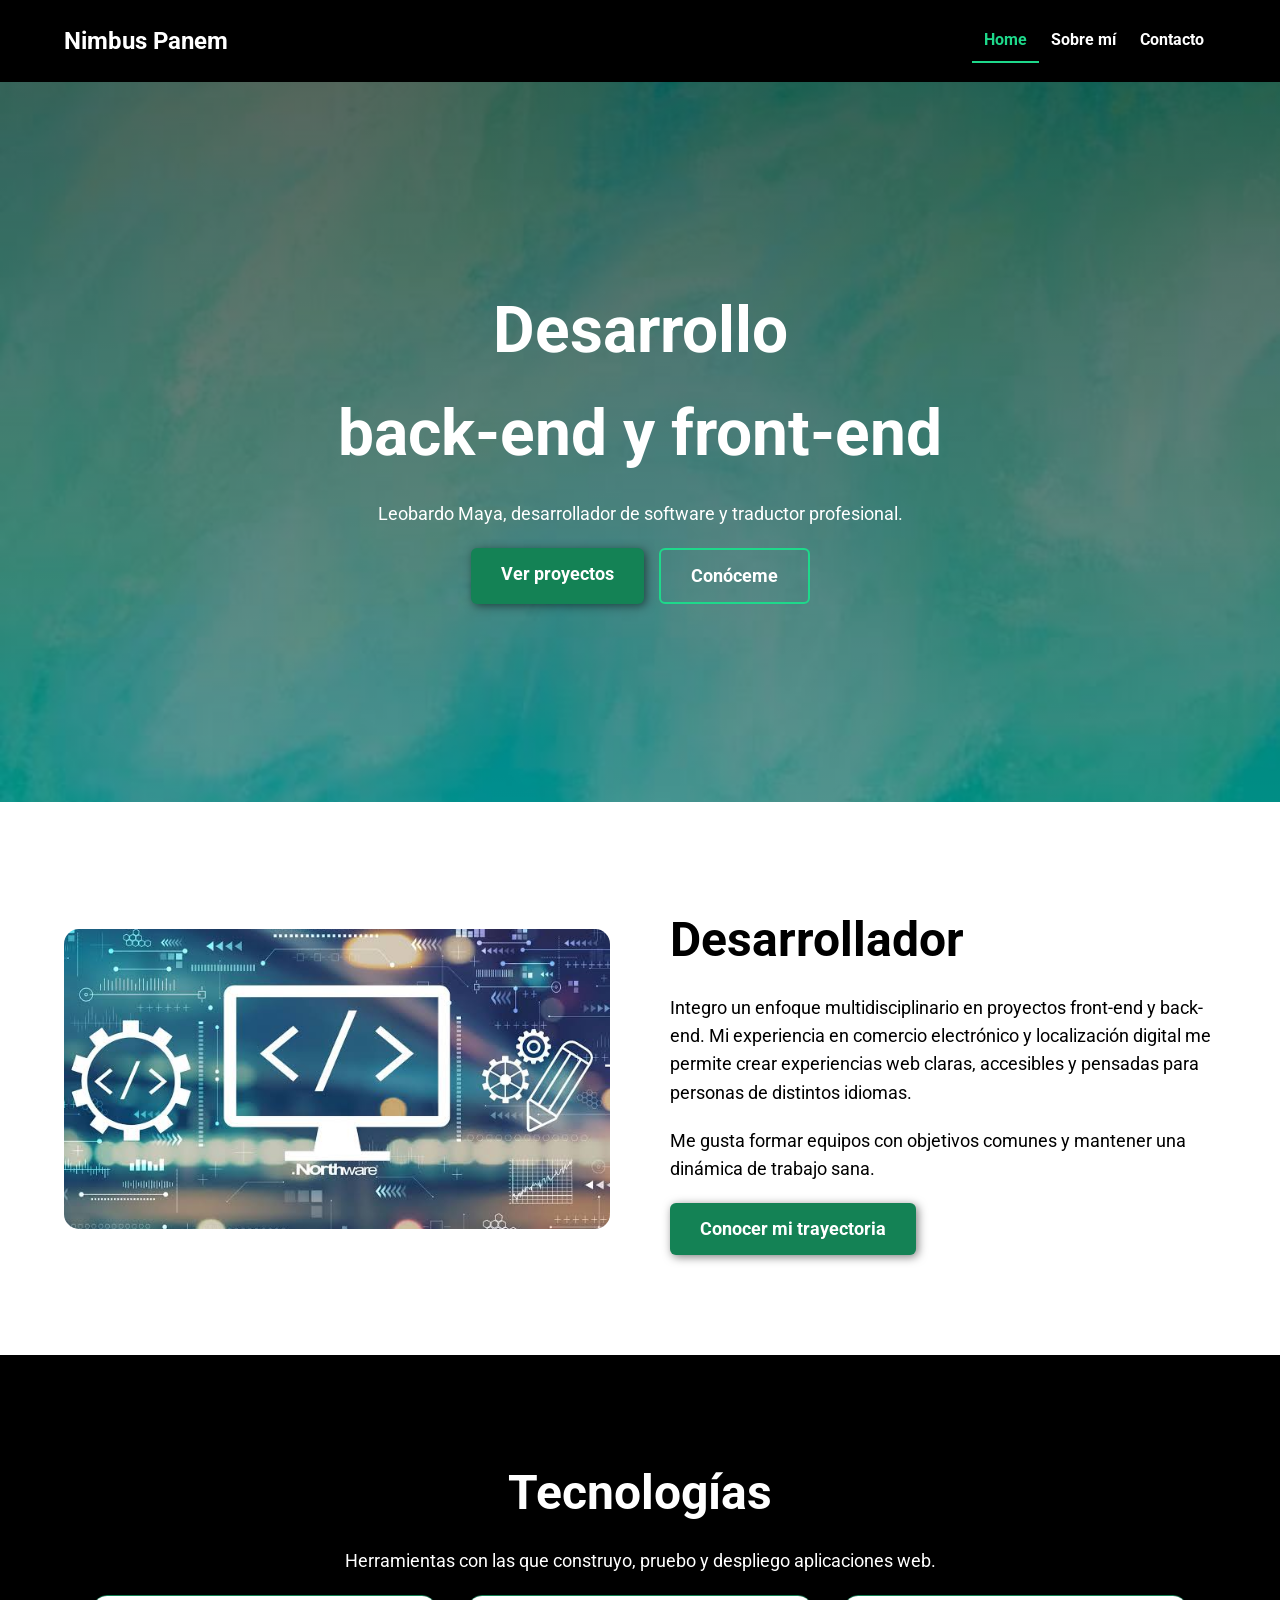
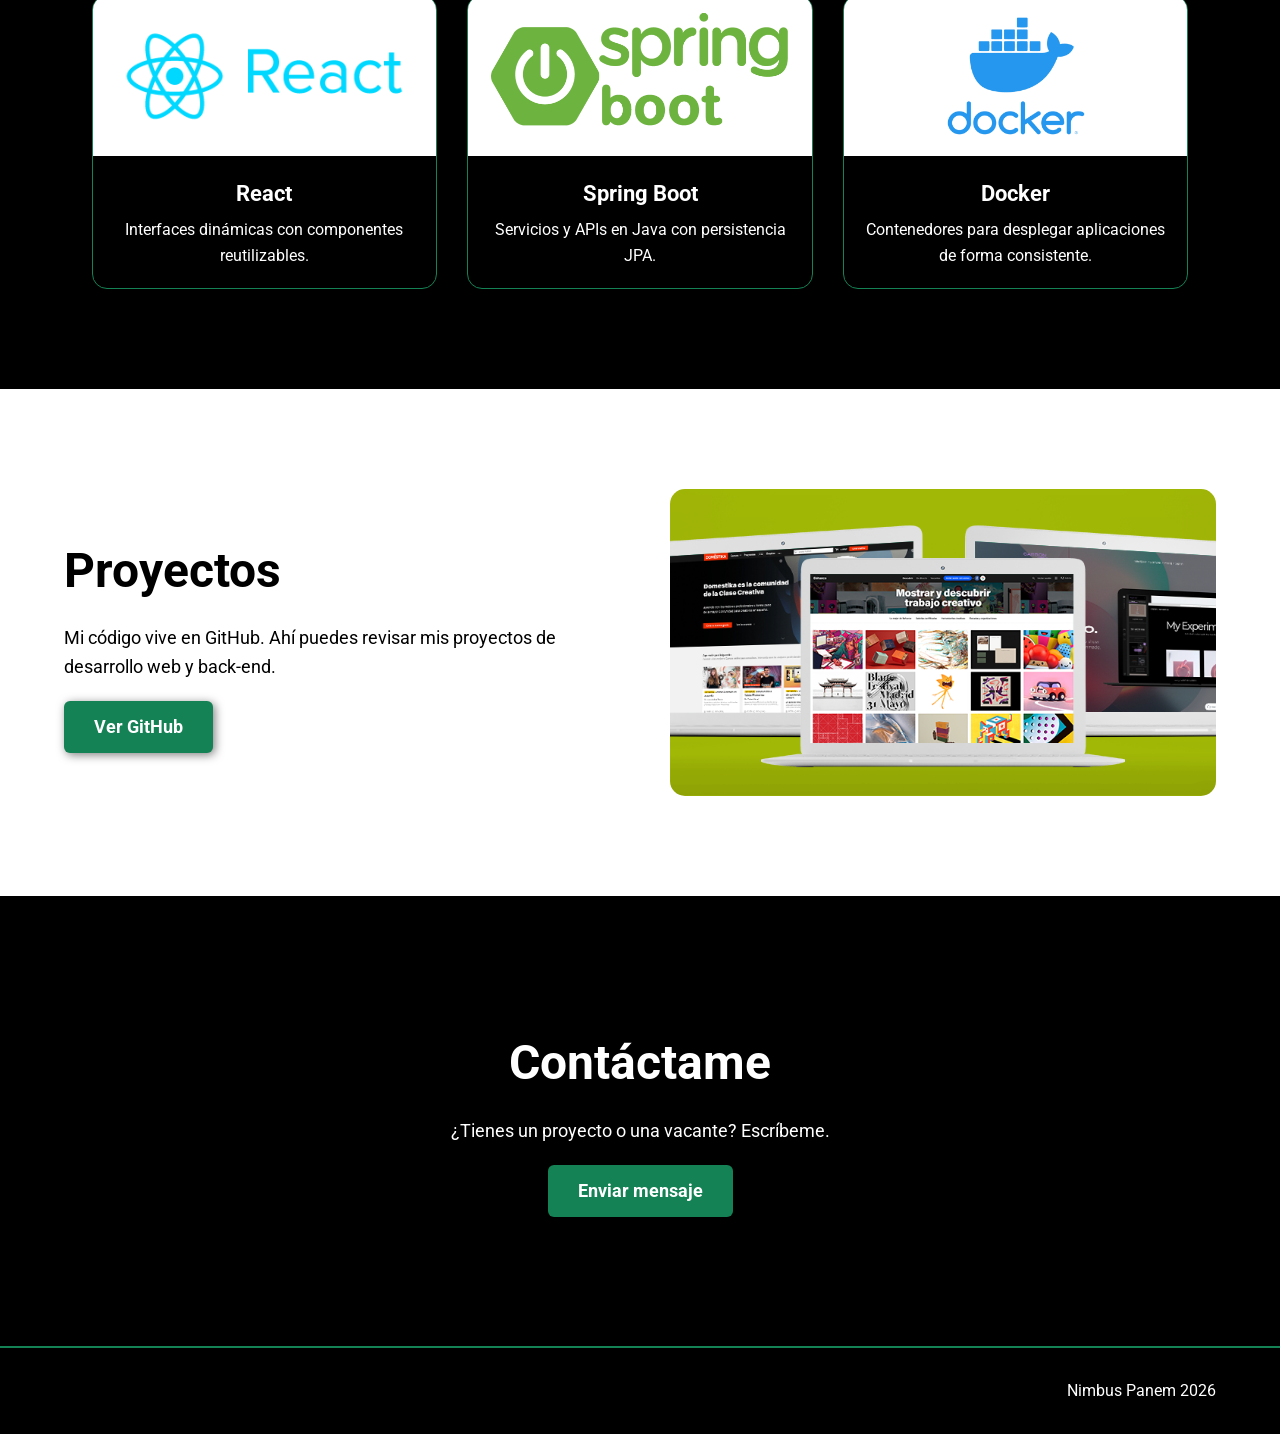
<file: index.html>
<!DOCTYPE html>
<html lang="es">
<head>
    <meta charset="UTF-8">
    <meta name="viewport" content="width=device-width, initial-scale=1.0">
    <meta name="description" content="Portafolio de Leobardo Maya: desarrollador de software y traductor profesional, front-end y back-end.">
    <title>Leobardo Maya | Nimbus Panem</title>
    <link rel="preconnect" href="https://fonts.googleapis.com">
    <link rel="preconnect" href="https://fonts.gstatic.com" crossorigin>
    <link href="https://fonts.googleapis.com/css2?family=Roboto:wght@400;700&display=swap" rel="stylesheet">
    <link rel="stylesheet" href="style.css">
</head>
<body>
    <header>
        <div class="container">
            <a class="logo" href="index.html">Nimbus Panem</a>
            <input type="checkbox" id="menu-toggle" class="menu-toggle" aria-label="Abrir menú">
            <label for="menu-toggle" class="menu-icon"><span></span><span></span><span></span></label>
            <nav class="nav-menu">
                <a href="index.html" class="activo">Home</a>
                <a href="sobre-mi.html">Sobre mí</a>
                <a href="contacto.html">Contacto</a>
            </nav>
        </div>
    </header>

    <main>
        <section id="hero">
            <h1>Desarrollo<br>back-end y front-end</h1>
            <p>Leobardo Maya, desarrollador de software y traductor profesional.</p>
            <div class="acciones">
                <a class="btn" href="#proyectos">Ver proyectos</a>
                <a class="btn contorno" href="sobre-mi.html">Conóceme</a>
            </div>
        </section>

        <section id="desarrollador" class="seccion">
            <div class="container dividida">
                <div class="foto" role="img" aria-label="Espacio de trabajo de desarrollo"></div>
                <div>
                    <h2>Desarrollador</h2>
                    <p>Integro un enfoque multidisciplinario en proyectos front-end y back-end. Mi experiencia en comercio electrónico y localización digital me permite crear experiencias web claras, accesibles y pensadas para personas de distintos idiomas.</p>
                    <p>Me gusta formar equipos con objetivos comunes y mantener una dinámica de trabajo sana.</p>
                    <a class="btn" href="sobre-mi.html">Conocer mi trayectoria</a>
                </div>
            </div>
        </section>

        <section id="tecnologias" class="seccion oscura">
            <div class="container">
                <h2>Tecnologías</h2>
                <p>Herramientas con las que construyo, pruebo y despliego aplicaciones web.</p>
                <div class="cartas">
                    <article class="carta">
                        <div class="carta-img" style="background-image:url('media/react.png')" role="img" aria-label="Logo de React"></div>
                        <div class="carta-info">
                            <h3>React</h3>
                            <p>Interfaces dinámicas con componentes reutilizables.</p>
                        </div>
                    </article>
                    <article class="carta">
                        <div class="carta-img" style="background-image:url('media/springBoot.png')" role="img" aria-label="Logo de Spring Boot"></div>
                        <div class="carta-info">
                            <h3>Spring Boot</h3>
                            <p>Servicios y APIs en Java con persistencia JPA.</p>
                        </div>
                    </article>
                    <article class="carta">
                        <div class="carta-img" style="background-image:url('media/dockerLogo.png')" role="img" aria-label="Logo de Docker"></div>
                        <div class="carta-info">
                            <h3>Docker</h3>
                            <p>Contenedores para desplegar aplicaciones de forma consistente.</p>
                        </div>
                    </article>
                </div>
            </div>
        </section>

        <section id="proyectos" class="seccion">
            <div class="container dividida">
                <div>
                    <h2>Proyectos</h2>
                    <p>Mi código vive en GitHub. Ahí puedes revisar mis proyectos de desarrollo web y back-end.</p>
                    <a class="btn" href="https://github.com/" target="_blank" rel="noopener">Ver GitHub</a>
                </div>
                <div class="proy-img" role="img" aria-label="Vista previa de proyectos"></div>
            </div>
        </section>

        <section id="final" class="oscura">
            <h2>Contáctame</h2>
            <p>¿Tienes un proyecto o una vacante? Escríbeme.</p>
            <a class="btn" href="contacto.html">Enviar mensaje</a>
        </section>
    </main>

    <footer>
        <div class="container"><p>Nimbus Panem 2026</p></div>
    </footer>
</body>
</html>
</file>
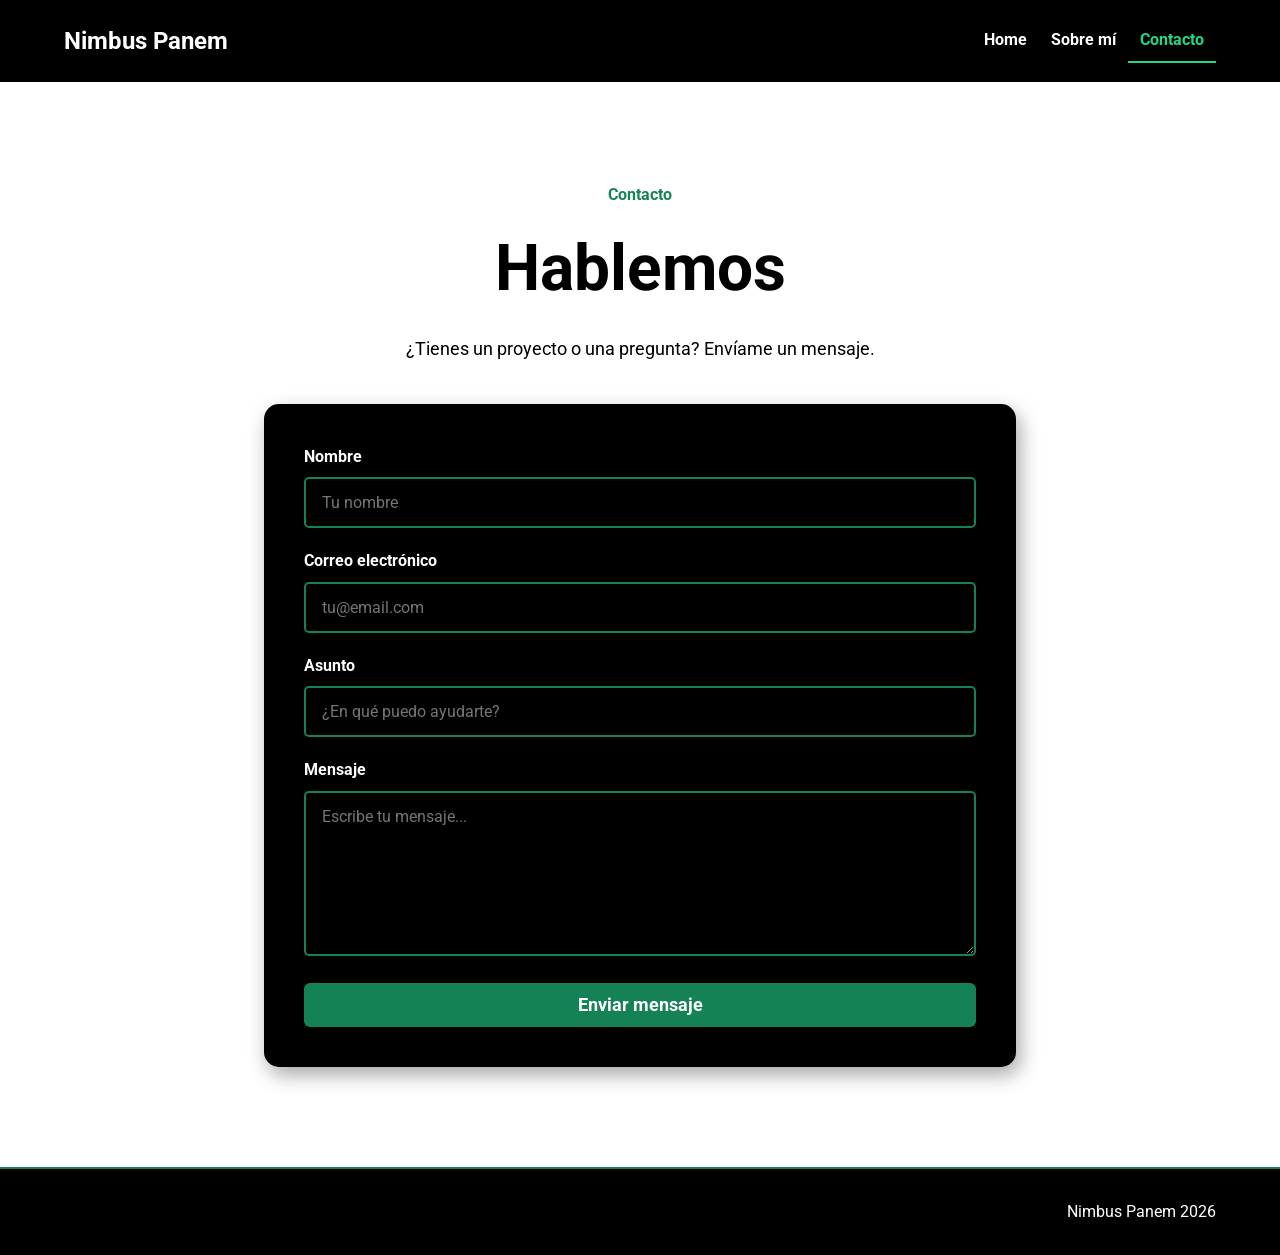
<file: contacto.html>
<!DOCTYPE html>
<html lang="es">
<head>
    <meta charset="UTF-8">
    <meta name="viewport" content="width=device-width, initial-scale=1.0">
    <meta name="description" content="Escríbele a Leobardo Maya para colaborar en un proyecto.">
    <title>Contacto | Nimbus Panem</title>
    <link rel="preconnect" href="https://fonts.googleapis.com">
    <link rel="preconnect" href="https://fonts.gstatic.com" crossorigin>
    <link href="https://fonts.googleapis.com/css2?family=Roboto:wght@400;700&display=swap" rel="stylesheet">
    <link rel="stylesheet" href="style.css">
</head>
<body>
    <header>
        <div class="container">
            <a class="logo" href="index.html">Nimbus Panem</a>
            <input type="checkbox" id="menu-toggle" class="menu-toggle" aria-label="Abrir menú">
            <label for="menu-toggle" class="menu-icon"><span></span><span></span><span></span></label>
            <nav class="nav-menu">
                <a href="index.html">Home</a>
                <a href="sobre-mi.html">Sobre mí</a>
                <a href="contacto.html" class="activo">Contacto</a>
            </nav>
        </div>
    </header>

    <main>
        <section class="seccion">
            <div class="container contacto-container">
                <div class="contacto-header">
                    <span class="etiqueta">Contacto</span>
                    <h1>Hablemos</h1>
                    <p>¿Tienes un proyecto o una pregunta? Envíame un mensaje.</p>
                </div>

                <!-- Reemplaza TU_CORREO por tu correo (servicio gratuito formsubmit.co) -->
                <form class="contacto-form" action="https://formsubmit.co/TU_CORREO" method="POST">
                    <div class="campo">
                        <label for="nombre">Nombre</label>
                        <input type="text" id="nombre" name="nombre" placeholder="Tu nombre" autocomplete="name" required>
                    </div>
                    <div class="campo">
                        <label for="email">Correo electrónico</label>
                        <input type="email" id="email" name="email" placeholder="tu@email.com" autocomplete="email" required>
                    </div>
                    <div class="campo">
                        <label for="asunto">Asunto</label>
                        <input type="text" id="asunto" name="_subject" placeholder="¿En qué puedo ayudarte?" required>
                    </div>
                    <div class="campo">
                        <label for="mensaje">Mensaje</label>
                        <textarea id="mensaje" name="mensaje" rows="7" placeholder="Escribe tu mensaje..." required></textarea>
                    </div>
                    <button type="submit">Enviar mensaje</button>
                </form>
            </div>
        </section>
    </main>

    <footer>
        <div class="container"><p>Nimbus Panem 2026</p></div>
    </footer>
</body>
</html>
</file>
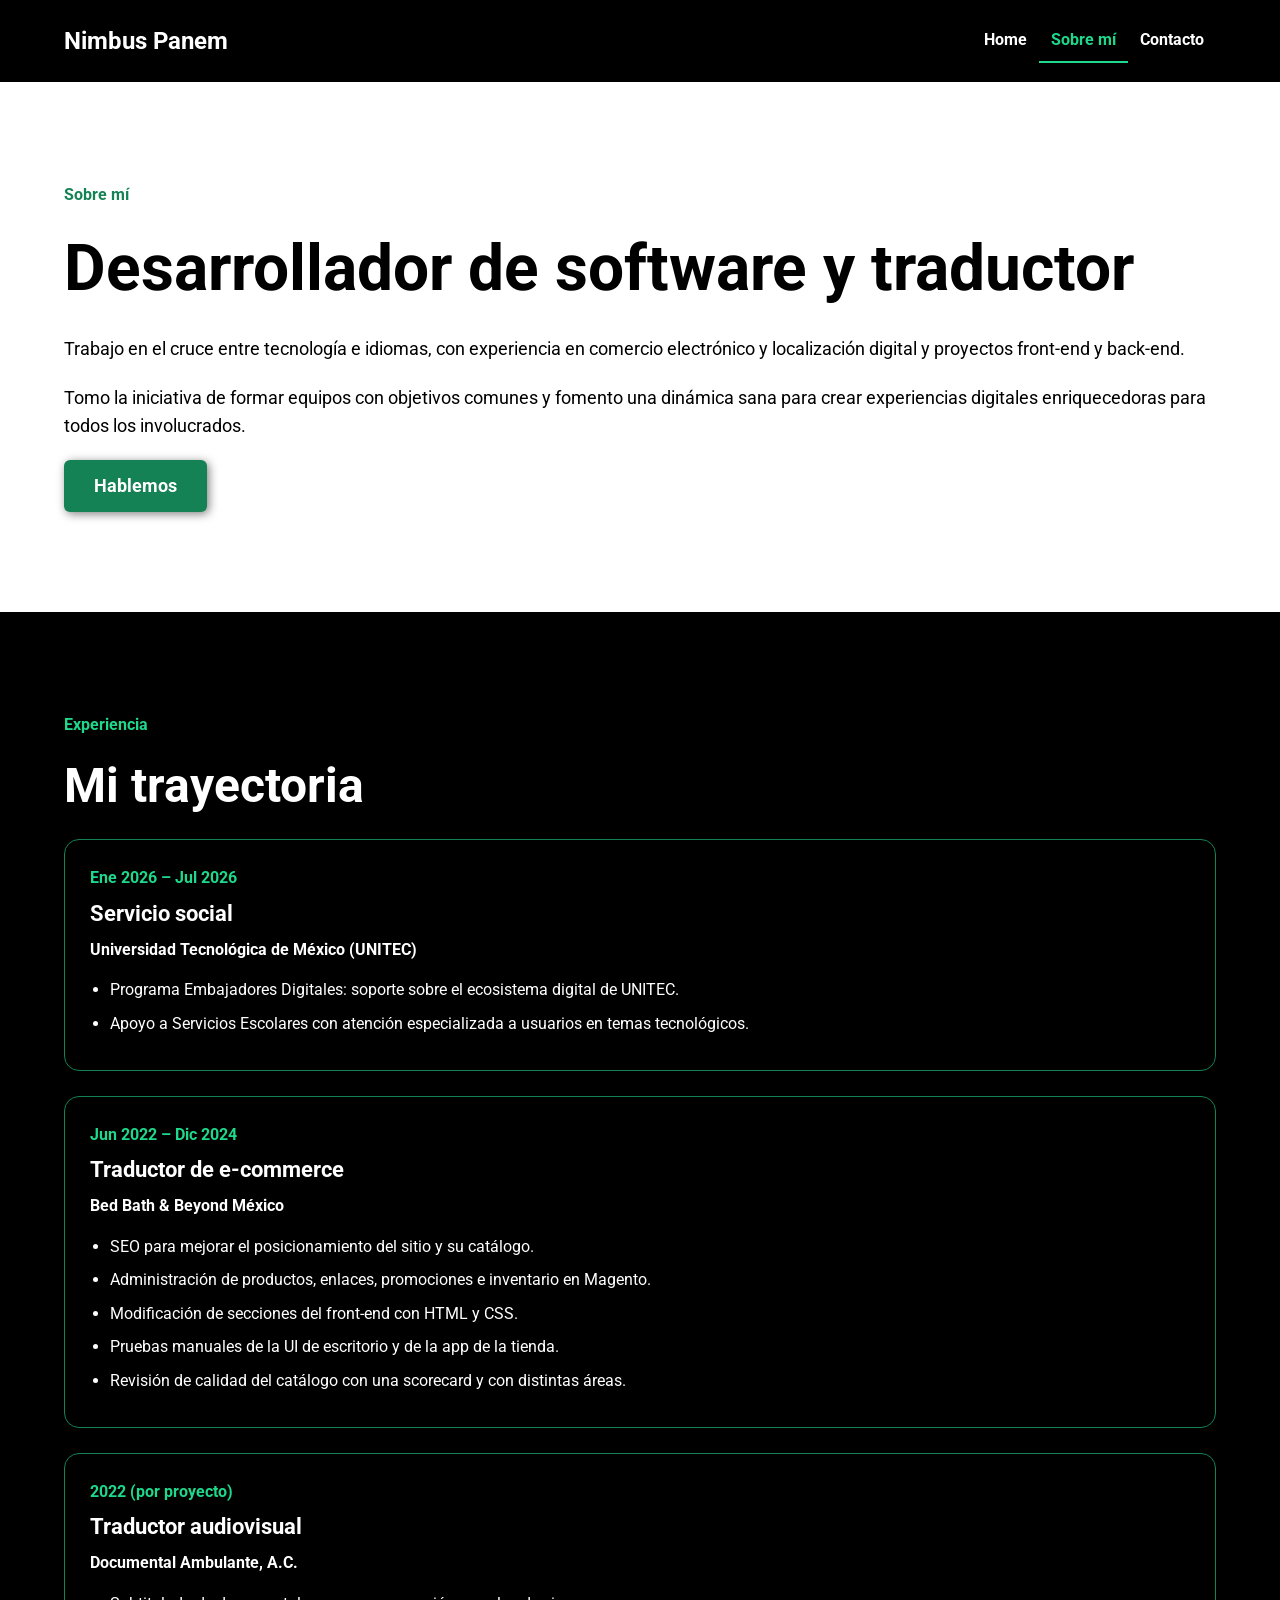
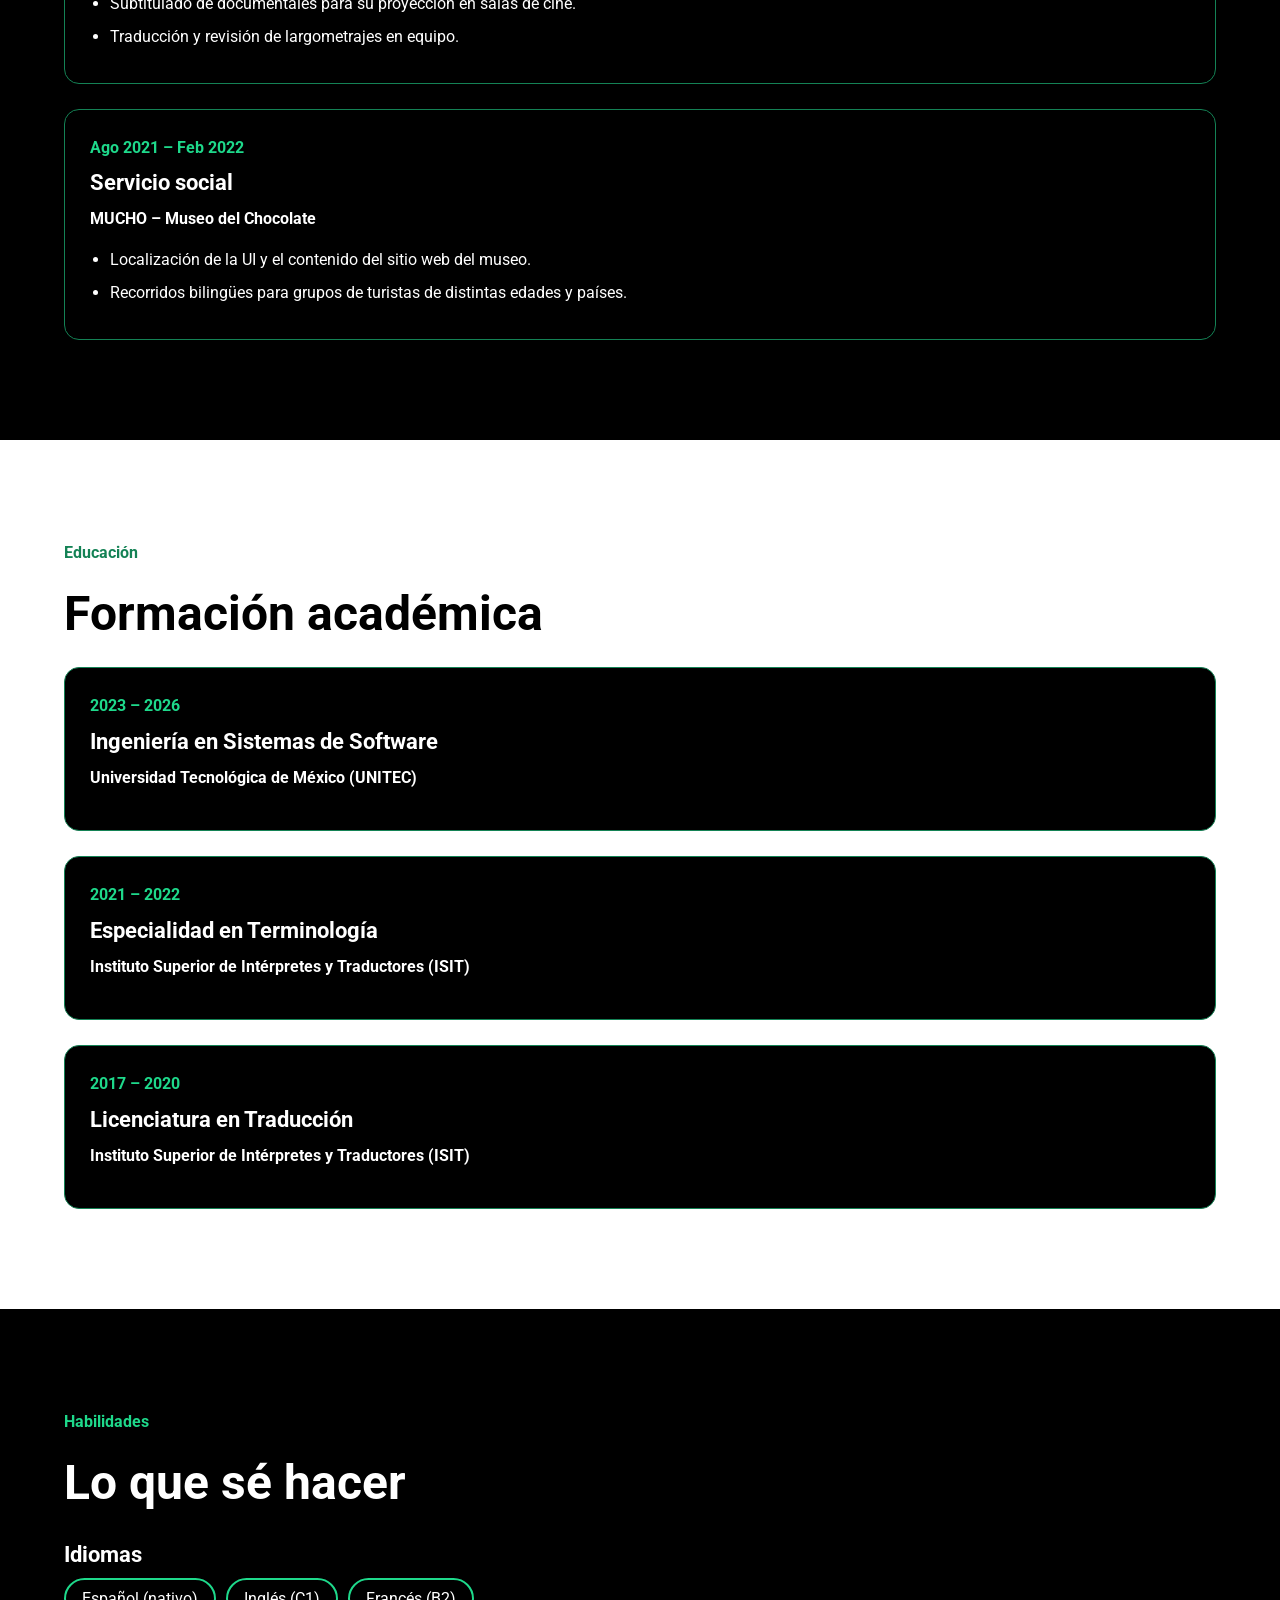
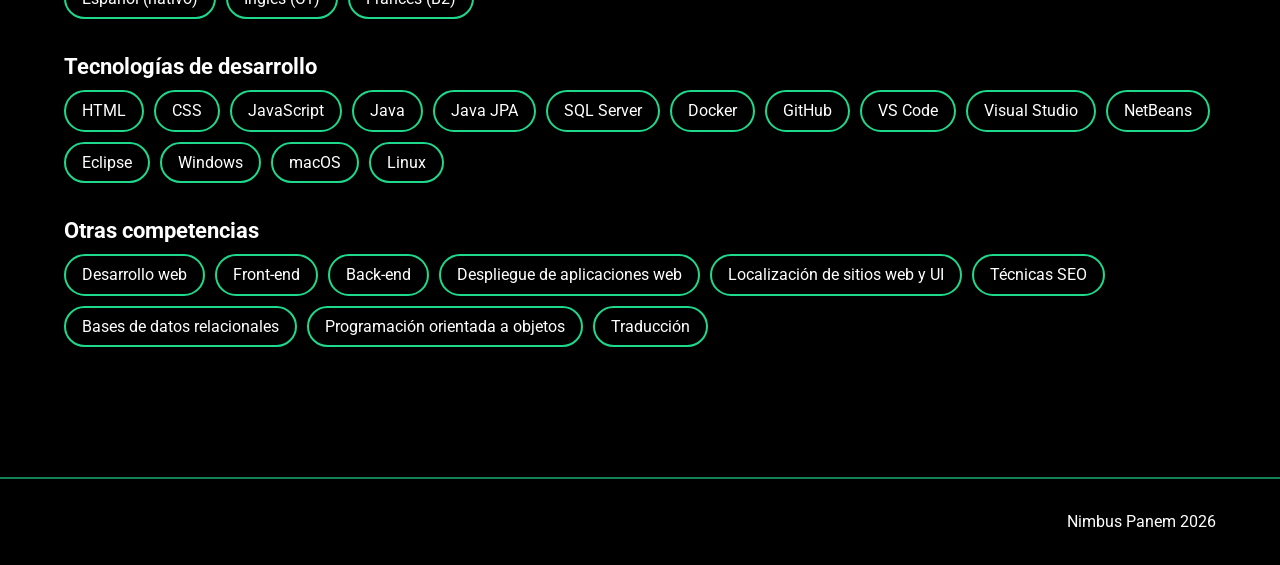
<file: sobre-mi.html>
<!DOCTYPE html>
<html lang="es">
<head>
    <meta charset="UTF-8">
    <meta name="viewport" content="width=device-width, initial-scale=1.0">
    <meta name="description" content="Trayectoria profesional, formación y habilidades de Leobardo Maya.">
    <title>Sobre mí | Nimbus Panem</title>
    <link rel="preconnect" href="https://fonts.googleapis.com">
    <link rel="preconnect" href="https://fonts.gstatic.com" crossorigin>
    <link href="https://fonts.googleapis.com/css2?family=Roboto:wght@400;700&display=swap" rel="stylesheet">
    <link rel="stylesheet" href="style.css">
</head>
<body>
    <header>
        <div class="container">
            <a class="logo" href="index.html">Nimbus Panem</a>
            <input type="checkbox" id="menu-toggle" class="menu-toggle" aria-label="Abrir menú">
            <label for="menu-toggle" class="menu-icon"><span></span><span></span><span></span></label>
            <nav class="nav-menu">
                <a href="index.html">Home</a>
                <a href="sobre-mi.html" class="activo">Sobre mí</a>
                <a href="contacto.html">Contacto</a>
            </nav>
        </div>
    </header>

    <main>
        <section class="seccion">
            <div class="container">
                <span class="etiqueta">Sobre mí</span>
                <h1>Desarrollador de software y traductor</h1>
                <p>Trabajo en el cruce entre tecnología e idiomas, con experiencia en comercio electrónico y localización digital y proyectos front-end y back-end.</p>
                <p>Tomo la iniciativa de formar equipos con objetivos comunes y fomento una dinámica sana para crear experiencias digitales enriquecedoras para todos los involucrados.</p>
                <a class="btn" href="contacto.html">Hablemos</a>
            </div>
        </section>

        <section id="experiencia" class="seccion oscura">
            <div class="container">
                <span class="etiqueta">Experiencia</span>
                <h2>Mi trayectoria</h2>
                <div class="trayectoria">
                    <article class="tarjeta">
                        <span class="fecha">Ene 2026 – Jul 2026</span>
                        <h3>Servicio social</h3>
                        <p class="lugar">Universidad Tecnológica de México (UNITEC)</p>
                        <ul>
                            <li>Programa Embajadores Digitales: soporte sobre el ecosistema digital de UNITEC.</li>
                            <li>Apoyo a Servicios Escolares con atención especializada a usuarios en temas tecnológicos.</li>
                        </ul>
                    </article>
                    <article class="tarjeta">
                        <span class="fecha">Jun 2022 – Dic 2024</span>
                        <h3>Traductor de e-commerce</h3>
                        <p class="lugar">Bed Bath &amp; Beyond México</p>
                        <ul>
                            <li>SEO para mejorar el posicionamiento del sitio y su catálogo.</li>
                            <li>Administración de productos, enlaces, promociones e inventario en Magento.</li>
                            <li>Modificación de secciones del front-end con HTML y CSS.</li>
                            <li>Pruebas manuales de la UI de escritorio y de la app de la tienda.</li>
                            <li>Revisión de calidad del catálogo con una scorecard y con distintas áreas.</li>
                        </ul>
                    </article>
                    <article class="tarjeta">
                        <span class="fecha">2022 (por proyecto)</span>
                        <h3>Traductor audiovisual</h3>
                        <p class="lugar">Documental Ambulante, A.C.</p>
                        <ul>
                            <li>Subtitulado de documentales para su proyección en salas de cine.</li>
                            <li>Traducción y revisión de largometrajes en equipo.</li>
                        </ul>
                    </article>
                    <article class="tarjeta">
                        <span class="fecha">Ago 2021 – Feb 2022</span>
                        <h3>Servicio social</h3>
                        <p class="lugar">MUCHO – Museo del Chocolate</p>
                        <ul>
                            <li>Localización de la UI y el contenido del sitio web del museo.</li>
                            <li>Recorridos bilingües para grupos de turistas de distintas edades y países.</li>
                        </ul>
                    </article>
                </div>
            </div>
        </section>

        <section id="educacion" class="seccion claro">
            <div class="container">
                <span class="etiqueta">Educación</span>
                <h2>Formación académica</h2>
                <div class="trayectoria">
                    <article class="tarjeta">
                        <span class="fecha">2023 – 2026</span>
                        <h3>Ingeniería en Sistemas de Software</h3>
                        <p class="lugar">Universidad Tecnológica de México (UNITEC)</p>
                    </article>
                    <article class="tarjeta">
                        <span class="fecha">2021 – 2022</span>
                        <h3>Especialidad en Terminología</h3>
                        <p class="lugar">Instituto Superior de Intérpretes y Traductores (ISIT)</p>
                    </article>
                    <article class="tarjeta">
                        <span class="fecha">2017 – 2020</span>
                        <h3>Licenciatura en Traducción</h3>
                        <p class="lugar">Instituto Superior de Intérpretes y Traductores (ISIT)</p>
                    </article>
                </div>
            </div>
        </section>

        <section id="habilidades" class="seccion oscura">
            <div class="container">
                <span class="etiqueta">Habilidades</span>
                <h2>Lo que sé hacer</h2>

                <h3>Idiomas</h3>
                <ul class="chips">
                    <li>Español (nativo)</li>
                    <li>Inglés (C1)</li>
                    <li>Francés (B2)</li>
                </ul>

                <h3>Tecnologías de desarrollo</h3>
                <ul class="chips">
                    <li>HTML</li><li>CSS</li><li>JavaScript</li><li>Java</li><li>Java JPA</li>
                    <li>SQL Server</li><li>Docker</li><li>GitHub</li><li>VS Code</li>
                    <li>Visual Studio</li><li>NetBeans</li><li>Eclipse</li>
                    <li>Windows</li><li>macOS</li><li>Linux</li>
                </ul>

                <h3>Otras competencias</h3>
                <ul class="chips">
                    <li>Desarrollo web</li><li>Front-end</li><li>Back-end</li>
                    <li>Despliegue de aplicaciones web</li><li>Localización de sitios web y UI</li>
                    <li>Técnicas SEO</li><li>Bases de datos relacionales</li>
                    <li>Programación orientada a objetos</li><li>Traducción</li>
                </ul>
            </div>
        </section>
    </main>

    <footer>
        <div class="container"><p>Nimbus Panem 2026</p></div>
    </footer>
</body>
</html>
</file>
<file: style.css>
/* =========================================================
   BASE
   ========================================================= */

* {
    box-sizing: border-box;
}

html {
    scroll-behavior: smooth;
}

body {
    margin: 0;
    font-family: 'Roboto', sans-serif;
    line-height: 1.6;
    color: rgb(0, 0, 0);
    background-color: rgb(255, 255, 255);
}

h1 {
    font-size: 2.5em;
    margin: 0 0 15px;
}

h2 {
    font-size: 2.2em;
    margin: 0 0 15px;
}

h3 {
    font-size: 1.4em;
    margin: 0 0 5px;
}

p {
    font-size: 1.1em;
    margin: 0 0 20px;
}

ul {
    margin: 0;
    padding: 0;
    list-style: none;
}

.container {
    max-width: 1200px;
    margin: auto;
    padding: 0 24px;
}


/* =========================================================
   BOTONES
   ========================================================= */

.btn,
button {
    display: inline-block;
    padding: 12px 30px;
    border: none;
    border-radius: 6px;
    font-family: inherit;
    font-size: 1.1em;
    font-weight: bold;
    text-decoration: none;
    color: rgb(255, 255, 255);
    background-color: rgb(20, 130, 85);
    box-shadow: 2px 2px 10px rgba(0, 0, 0, 0.5);
    cursor: pointer;
    transition: background-color 0.3s ease, transform 0.3s ease;
}

.btn:hover,
button:hover {
    color: rgb(0, 0, 0);
    background-color: rgb(30, 217, 139);
    transform: scale(1.06);
}

/* Botón con solo borde */
.btn.contorno {
    background-color: transparent;
    border: 2px solid rgb(30, 217, 139);
    box-shadow: none;
}

.btn.contorno:hover {
    background-color: rgb(30, 217, 139);
}

/* Foco visible al navegar con teclado */
a:focus-visible,
button:focus-visible,
input:focus-visible,
textarea:focus-visible {
    outline: 3px solid rgb(30, 217, 139);
    outline-offset: 3px;
}


/* =========================================================
   HEADER / MENÚ
   ========================================================= */

header {
    position: sticky;
    top: 0;
    z-index: 1000;
    background-color: rgb(0, 0, 0);
}

header .container {
    display: flex;
    flex-wrap: wrap;
    align-items: center;
    justify-content: space-between;
}

.logo {
    padding: 22px 0;
    font-size: 1.5em;
    font-weight: bold;
    text-decoration: none;
    color: rgb(255, 255, 255);
}

/* Checkbox oculto (controla el menú en móvil) */
.menu-toggle {
    display: none;
}

/* Ícono hamburguesa */
.menu-icon {
    display: flex;
    flex-direction: column;
    justify-content: space-between;
    width: 35px;
    height: 25px;
    cursor: pointer;
}

.menu-icon span {
    height: 4px;
    background-color: rgb(30, 217, 139);
    border-radius: 2px;
}

/* Menú: oculto en móvil */
.nav-menu {
    display: none;
    flex-direction: column;
    width: 100%;
    padding-bottom: 20px;
    text-align: center;
}

/* Menú visible al marcar el checkbox */
.menu-toggle:checked ~ .nav-menu {
    display: flex;
}

.nav-menu a {
    padding: 8px 12px;
    font-weight: bold;
    text-decoration: none;
    color: rgb(255, 255, 255);
    border-bottom: 2px solid transparent;
    transition: color 0.3s ease, border-color 0.3s ease;
}

.nav-menu a:hover,
.nav-menu a.activo {
    color: rgb(30, 217, 139);
    border-bottom-color: rgb(30, 217, 139);
}


/* =========================================================
   SECCIONES GENERALES
   ========================================================= */

.seccion {
    padding: 70px 0;
}

.oscura {
    color: rgb(255, 255, 255);
    background-color: rgb(0, 0, 0);
}

.etiqueta {
    display: block;
    margin-bottom: 10px;
    font-weight: bold;
    color: rgb(20, 130, 85);
}

.oscura .etiqueta {
    color: rgb(30, 217, 139);
}


/* =========================================================
   HERO
   ========================================================= */

#hero {
    display: flex;
    flex-direction: column;
    align-items: center;
    justify-content: center;
    min-height: 80vh;
    padding: 60px 24px;
    text-align: center;
    color: rgb(255, 255, 255);
    background-color: rgb(0, 0, 0);
    background-image:
        linear-gradient(rgba(0, 0, 0, 0.6), rgba(0, 0, 0, 0.4)),
        url("media/green.jpeg");
    background-size: cover;
    background-position: center;
}

.acciones {
    display: flex;
    flex-wrap: wrap;
    justify-content: center;
    gap: 15px;
}


/* =========================================================
   DESARROLLADOR Y PROYECTOS (texto + imagen)
   ========================================================= */

.dividida {
    display: flex;
    flex-direction: column;
    gap: 40px;
}

.foto {
    min-height: 300px;
    border-radius: 15px;
    background-color: rgb(0, 0, 0);
    background-image: url("media/desarrollo.jpeg");
    background-size: cover;
    background-position: center;
}

.proy-img {
    aspect-ratio: 16 / 9;
    border-radius: 15px;
    background-image: url("media/proyectos.png");
    background-size: contain;
    background-position: center;
    background-repeat: no-repeat;
}


/* =========================================================
   TECNOLOGÍAS (cartas)
   ========================================================= */

#tecnologias {
    text-align: center;
}

.cartas {
    display: flex;
    flex-direction: column;
    align-items: center;
    gap: 30px;
}

.carta {
    width: 100%;
    max-width: 320px;
    overflow: hidden;
    border: 1px solid rgb(20, 130, 85);
    border-radius: 15px;
    background-color: rgb(0, 0, 0);
    box-shadow: 2px 2px 10px rgba(0, 0, 0, 0.5);
    transition: transform 0.3s ease;
}

.carta:hover {
    transform: translateY(-10px);
}

.carta-img {
    height: 160px;
    background-color: rgb(255, 255, 255);
    background-size: contain;
    background-position: center;
    background-repeat: no-repeat;
}

.carta-info {
    padding: 20px;
}

.carta-info p {
    margin: 0;
    font-size: 1em;
}


/* =========================================================
   EXPERIENCIA Y EDUCACIÓN (tarjetas en vertical)
   ========================================================= */

.trayectoria {
    display: flex;
    flex-direction: column;
    gap: 25px;
}

.tarjeta {
    padding: 25px;
    border: 1px solid rgb(20, 130, 85);
    border-radius: 15px;
    color: rgb(255, 255, 255);
    background-color: rgb(0, 0, 0);
}

.fecha {
    display: block;
    margin-bottom: 5px;
    font-weight: bold;
    color: rgb(30, 217, 139);
}

.lugar {
    margin-bottom: 15px;
    font-size: 1em;
    font-weight: bold;
}

.tarjeta ul {
    padding-left: 20px;
    list-style: disc;
}

.tarjeta li {
    margin-bottom: 8px;
    font-size: 1em;
}


/* =========================================================
   HABILIDADES
   ========================================================= */

.chips {
    display: flex;
    flex-wrap: wrap;
    gap: 10px;
    margin-bottom: 30px;
}

.chips li {
    padding: 6px 16px;
    border: 2px solid rgb(30, 217, 139);
    border-radius: 30px;
    font-size: 1em;
}


/* =========================================================
   FINAL (llamada a contacto)
   ========================================================= */

#final {
    display: flex;
    flex-direction: column;
    align-items: center;
    justify-content: center;
    min-height: 50vh;
    padding: 60px 24px;
    text-align: center;
}


/* =========================================================
   CONTACTO
   ========================================================= */

.contacto-container {
    max-width: 800px;
}

.contacto-header {
    margin-bottom: 40px;
    text-align: center;
}

.contacto-form {
    padding: 25px 20px;
    border-radius: 15px;
    background-color: rgb(0, 0, 0);
    box-shadow: 4px 8px 20px rgba(0, 0, 0, 0.35);
}

.campo {
    margin-bottom: 20px;
}

.campo label {
    display: block;
    margin-bottom: 8px;
    font-weight: bold;
    color: rgb(255, 255, 255);
}

.campo input,
.campo textarea {
    width: 100%;
    padding: 14px 16px;
    border: 2px solid rgb(20, 130, 85);
    border-radius: 5px;
    font-family: inherit;
    font-size: 1em;
    color: rgb(255, 255, 255);
    background-color: rgb(0, 0, 0);
}

.campo textarea {
    min-height: 160px;
    resize: vertical;
}

.campo input:focus,
.campo textarea:focus {
    border-color: rgb(30, 217, 139);
}

.contacto-form button {
    width: 100%;
}


/* =========================================================
   FOOTER
   ========================================================= */

footer {
    padding: 30px 0;
    color: rgb(255, 255, 255);
    background-color: rgb(0, 0, 0);
    border-top: 2px solid rgb(20, 130, 85);
}

footer p {
    margin: 0;
    font-size: 1em;
    text-align: center;
}


/* =========================================================
   ESCRITORIO (850px o más)
   ========================================================= */

@media (min-width: 850px) {

    h1 {
        font-size: 4em;
    }

    h2 {
        font-size: 3em;
    }

    .seccion {
        padding: 100px 0;
    }

    /* Menú horizontal, sin hamburguesa */
    .menu-icon {
        display: none;
    }

    .nav-menu {
        display: flex;
        flex-direction: row;
        width: auto;
        padding-bottom: 0;
    }

    /* Texto e imagen lado a lado */
    .dividida {
        flex-direction: row;
        align-items: center;
        gap: 60px;
    }

    .dividida > * {
        flex: 1;
    }

    /* Cartas en fila */
    .cartas {
        flex-direction: row;
        justify-content: center;
    }

    .carta {
        width: 30%;
        max-width: none;
    }

    .contacto-form {
        padding: 40px;
    }

    footer p {
        text-align: right;
    }
}


/* =========================================================
   MÓVIL PEQUEÑO (500px o menos)
   ========================================================= */

@media (max-width: 500px) {

    p {
        font-size: 1em;
    }

    .seccion {
        padding: 50px 0;
    }
}
</file>
